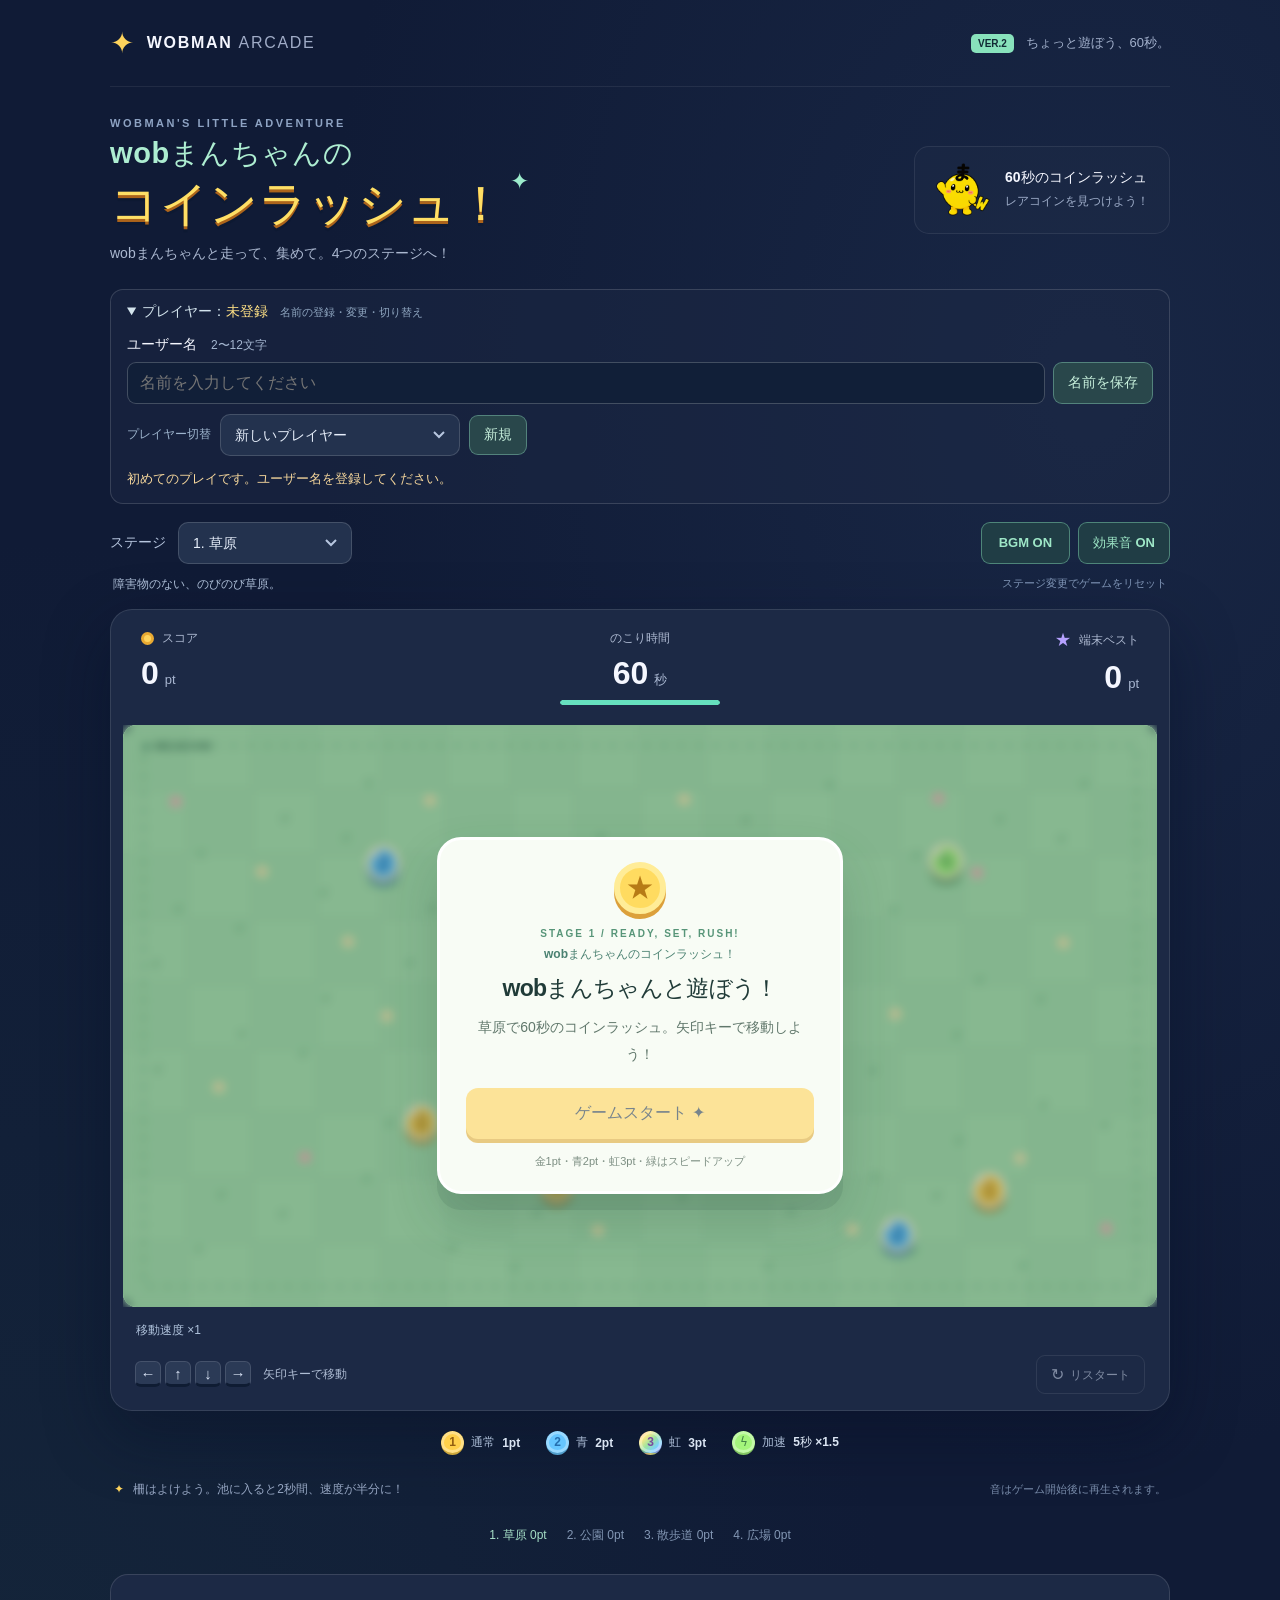
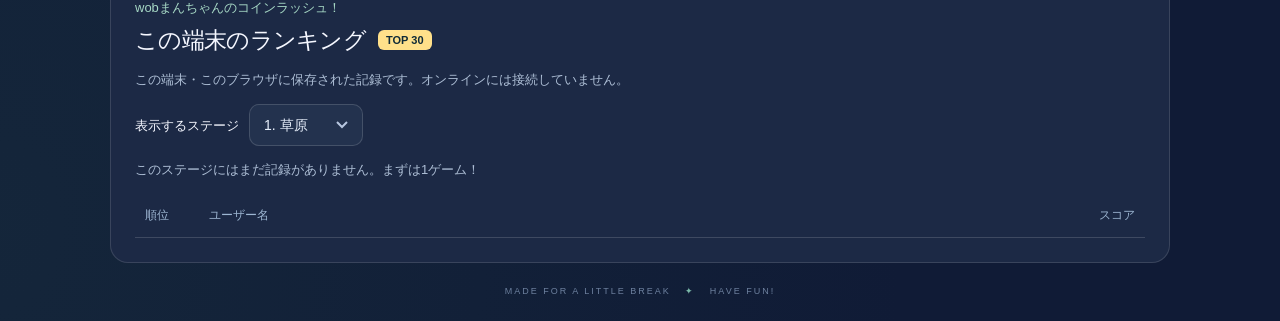
<file: index.html>
<!DOCTYPE html>
<html lang="ja">
<head>
  <meta charset="UTF-8">
  <meta name="viewport" content="width=device-width, initial-scale=1">
  <meta name="theme-color" content="#101b36">
  <meta name="description" content="wobまんちゃんのコインラッシュ！ 4つのステージで60秒のコイン集め。矢印キーやタッチボタンで遊ぼう。">
  <title>wobまんちゃんのコインラッシュ！</title>
  <link rel="icon" href="data:image/svg+xml,%3Csvg xmlns='http://www.w3.org/2000/svg' viewBox='0 0 48 48'%3E%3Ccircle cx='24' cy='24' r='21' fill='%23ffd24b'/%3E%3Ctext x='24' y='33' text-anchor='middle' font-size='30' fill='%239c5c13'%3E★%3C/text%3E%3C/svg%3E">
  <link rel="stylesheet" href="style.css">
  <script src="game-core.js" defer></script>
  <script src="audio.js" defer></script>
  <script src="ranking.js" defer></script>
  <script src="input.js" defer></script>
  <script src="script.js" defer></script>
</head>
<body>
  <main class="game-shell">
    <header class="header">
      <div class="brand"><span class="brand-icon" aria-hidden="true">✦</span><span>WOBMAN <span class="brand-light">ARCADE</span></span></div>
      <span class="edition"><span class="version-badge">VER.2</span> ちょっと遊ぼう、60秒。</span>
    </header>

    <section class="heading" aria-labelledby="game-title">
      <div class="title-block"><p class="eyebrow">WOBMAN'S LITTLE ADVENTURE</p><h1 id="game-title" aria-label="wobまんちゃんのコインラッシュ！"><span class="title-character">wobまんちゃんの</span><span class="title-rush">コインラッシュ！<span class="title-spark" aria-hidden="true">✦</span></span></h1><p class="intro">wobまんちゃんと走って、集めて。4つのステージへ！</p></div>
      <div class="challenge"><img src="assets/wobman.png" alt="wobまんちゃん" width="56" height="56"><div><strong>60秒のコインラッシュ</strong><span>レアコインを見つけよう！</span></div></div>
    </section>

    <details class="player-panel" id="player-panel" open>
      <summary>プレイヤー：<span id="player-name">未登録</span><span class="profile-edit-hint">名前の登録・変更・切り替え</span></summary>
      <form id="profile-form" novalidate>
        <label for="username">ユーザー名 <span>2〜12文字</span></label>
        <div class="profile-input-row"><input id="username" name="username" type="text" autocomplete="nickname" aria-describedby="profile-message" placeholder="名前を入力してください" required><button type="submit" id="save-profile">名前を保存</button></div>
      </form>
      <div class="profile-switch-row"><label for="player-select">プレイヤー切替</label><select id="player-select"><option value="">新しいプレイヤー</option></select><button id="new-player" type="button">新規</button></div>
      <p id="profile-message" role="status"></p>
    </details>
    <p id="storage-notice" class="notice" role="status"></p>

    <div class="game-settings">
      <div class="stage-picker"><label for="stage-select">ステージ</label><select id="stage-select">
        <option value="0">1. 草原</option><option value="1">2. 公園 ─ 柵あり</option><option value="2">3. 散歩道 ─ 池あり</option><option value="3">4. 広場 ─ 柵と池</option>
      </select></div>
      <div class="audio-controls" aria-label="サウンド設定"><button type="button" id="bgm-button" aria-pressed="true">BGM ON</button><button type="button" id="sfx-button" aria-pressed="true">効果音 ON</button></div>
    </div>
    <p class="stage-description"><span id="stage-description"></span><span class="stage-reset-hint">ステージ変更でゲームをリセット</span></p>
    <p id="asset-status" class="notice" role="status">キャラクター画像を読み込んでいます…</p>
    <p id="audio-notice" class="notice" role="status"></p>

    <section class="game" id="game" aria-label="wobまんちゃんのコインラッシュ！">
      <div class="dashboard">
        <div class="stat"><span class="stat-label"><span class="coin-dot" aria-hidden="true"></span>スコア</span><strong id="score">0<span>pt</span></strong></div>
        <div class="stat timer-stat" id="timer-stat"><span class="stat-label">のこり時間</span><strong><span id="time">60</span><span>秒</span></strong><div class="time-track" aria-hidden="true"><div id="time-bar"></div></div></div>
        <div class="stat best-stat"><span class="stat-label"><span class="best-star" aria-hidden="true">★</span><span id="best-stage">草原のベスト</span></span><strong id="best">0<span>pt</span></strong></div>
      </div>

      <div class="playfield" id="playfield">
        <canvas id="game-canvas" width="960" height="540" tabindex="0" aria-label="PCでは矢印キー、スマートフォンではフィールド内のドラッグでwobまんちゃんを動かします。指を離すと停止します。制限時間は60秒です。"></canvas>
        <div class="field-label" aria-hidden="true"><span></span><span id="field-name">MEADOW</span></div>
        <div class="drag-field-hint" aria-hidden="true">ここをタッチして、行きたい方向へドラッグ</div>
        <div class="overlay" id="overlay">
          <div class="overlay-card">
            <div class="hero-coin" aria-hidden="true">★</div>
            <p class="eyebrow" id="overlay-kicker">READY, SET, RUSH!</p>
            <p class="overlay-game-name">wobまんちゃんのコインラッシュ！</p>
            <h2 id="overlay-title">wobまんちゃんと遊ぼう！</h2>
            <p id="overlay-description">矢印キーで移動して、コインをゲット。<br>60秒で何枚あつめられるかな？</p>
            <p class="final-score" id="final-score" hidden><strong id="final-score-value">0</strong><span>ポイント</span></p>
            <p class="result-message" id="result-message" hidden></p>
            <button class="primary-button" id="start-button" type="button" disabled>ゲームスタート <span aria-hidden="true">✦</span></button>
            <p id="save-status" role="status" hidden></p>
            <button id="view-ranking" class="view-ranking" type="button" hidden>ランキングを見る</button>
            <span class="overlay-hint" id="overlay-hint">準備ができたら、スタート！</span>
          </div>
        </div>
      </div>

      <div class="effect-bar" aria-label="現在の速度効果"><span id="speed-status">移動速度 ×1</span><span id="boost-status" class="effect boost" hidden></span><span id="slow-status" class="effect slow" hidden></span></div>
      <div class="game-footer">
        <div class="controls-guide keyboard-guide"><span class="key-group" aria-hidden="true"><kbd>←</kbd><kbd>↑</kbd><kbd>↓</kbd><kbd>→</kbd></span><span>矢印キーで移動</span></div>
        <div class="controls-guide drag-guide"><span aria-hidden="true">◎</span><span>ドラッグで移動・離すと停止</span></div>
        <button class="restart-button" id="restart-button" type="button"><span aria-hidden="true">↻</span> リスタート</button>
      </div>
    </section>

    <div class="coin-legend" aria-label="コインの種類">
      <span><i class="legend-coin normal">1</i> 通常 <strong>1pt</strong></span><span><i class="legend-coin blue">2</i> 青 <strong>2pt</strong></span><span><i class="legend-coin rainbow">3</i> 虹 <strong>3pt</strong></span><span><i class="legend-coin speed">ϟ</i> 加速 <strong>5秒 ×1.5</strong></span>
    </div>
    <div class="below-game"><p><span aria-hidden="true">✦</span> 柵はよけよう。池に入ると2秒間、速度が半分に！</p><span>音はゲーム開始後に再生されます。</span></div>
    <div id="stage-records" class="stage-records" aria-label="ステージ別最高記録"></div>
    <section id="ranking" class="ranking-panel" aria-labelledby="ranking-title" tabindex="-1">
      <p class="ranking-game-name">wobまんちゃんのコインラッシュ！</p>
      <div class="ranking-heading"><h2 id="ranking-title">この端末のランキング</h2><span class="ranking-badge">TOP 30</span></div>
      <p class="ranking-local-note">この端末・このブラウザに保存された記録です。オンラインには接続していません。</p>
      <label for="ranking-stage">表示するステージ</label><select id="ranking-stage"><option value="meadow">1. 草原</option><option value="park">2. 公園</option><option value="pond">3. 散歩道</option><option value="plaza">4. 広場</option></select>
      <p id="ranking-message" role="status"></p>
      <table class="ranking-table"><caption class="sr-only">ステージ別の上位30人。自己ベストのみ、同点は先に記録した人を上位に表示します。</caption><thead><tr><th scope="col">順位</th><th scope="col">ユーザー名</th><th scope="col">スコア</th></tr></thead><tbody id="ranking-body"></tbody></table>
    </section>
    <p id="announcement" class="sr-only" role="status" aria-live="polite"></p>
    <footer class="page-footer">MADE FOR A LITTLE BREAK <span aria-hidden="true">✦</span> HAVE FUN!</footer>
  </main>
</body>
</html>
</file>
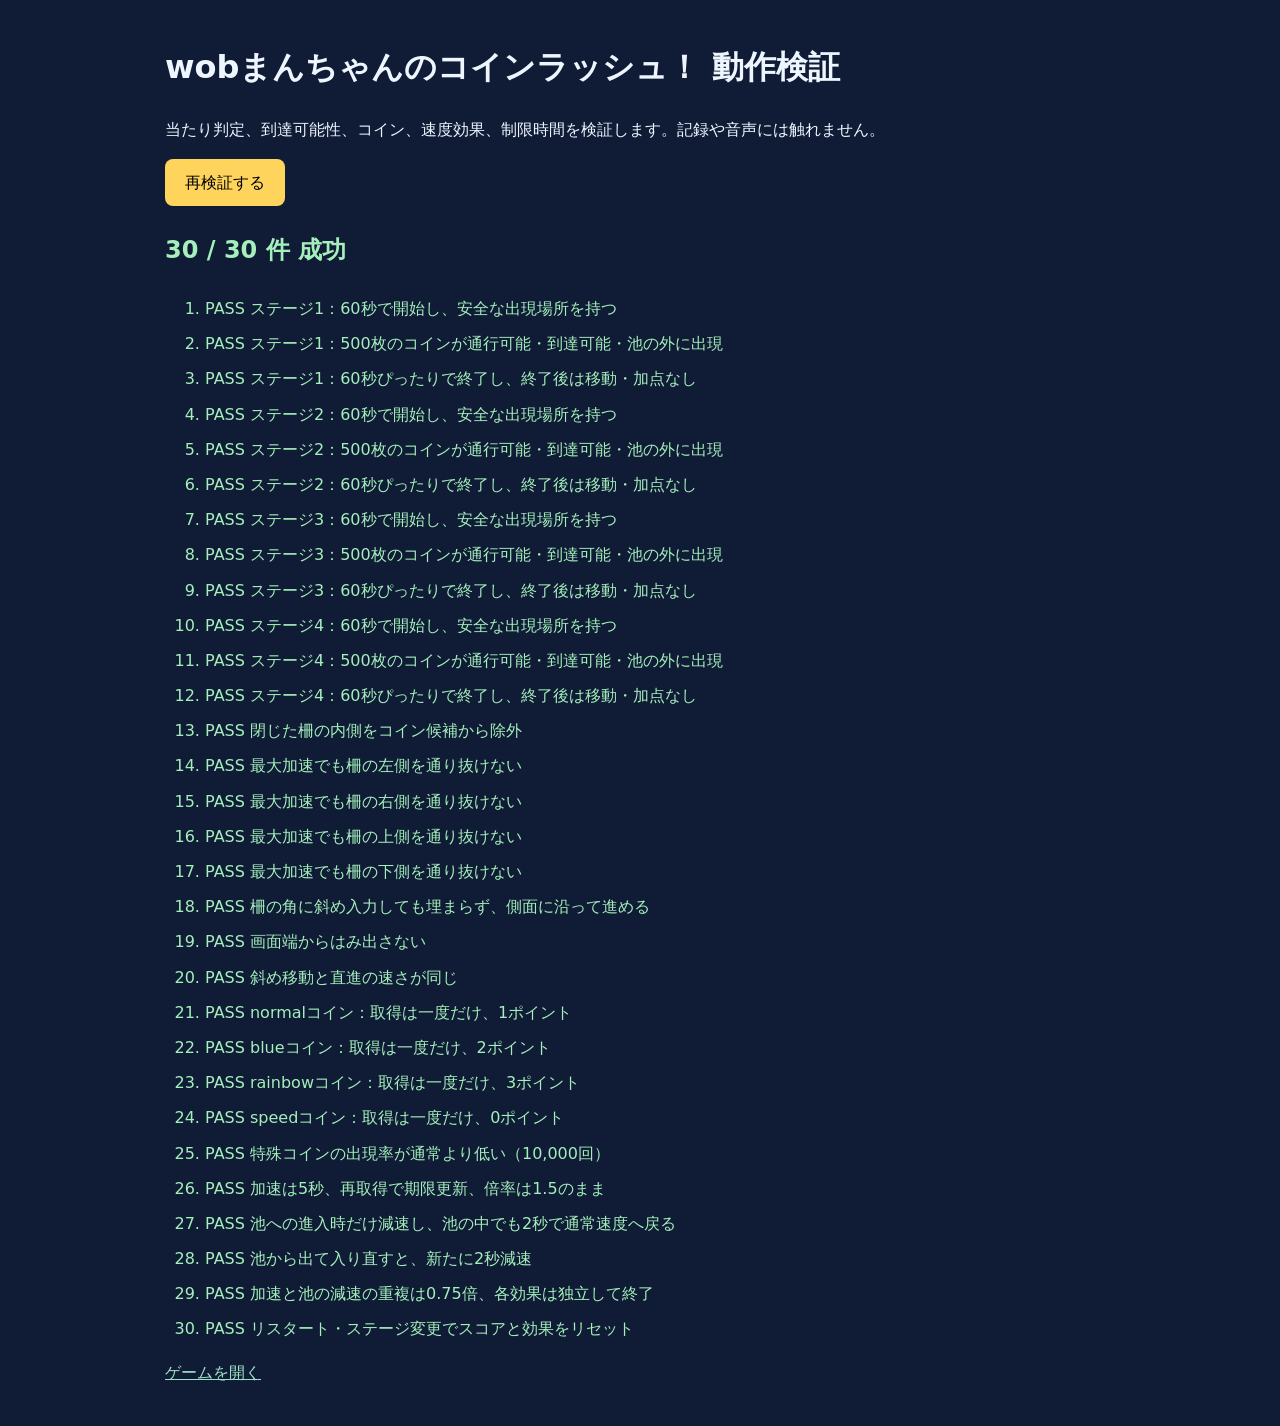
<file: tests/index.html>
﻿<!DOCTYPE html>
<html lang="ja">
<head><meta charset="UTF-8"><meta name="viewport" content="width=device-width, initial-scale=1"><title>wobまんちゃんのコインラッシュ！ 動作検証</title>
<style>body{font:16px/1.7 system-ui,sans-serif;background:#101b36;color:#edf5ff;max-width:950px;margin:40px auto;padding:0 24px}a{color:#9ee3c5}button{font:inherit;padding:10px 20px;border:0;border-radius:8px;background:#ffd45c;cursor:pointer}.pass{color:#a4efbb}.fail{color:#ff9ba6}li{margin:8px 0}#summary{font-size:24px;font-weight:bold}</style>
<script src="../game-core.js" defer></script><script src="rules.test.js" defer></script>
</head>
<body><h1>wobまんちゃんのコインラッシュ！ 動作検証</h1><p>当たり判定、到達可能性、コイン、速度効果、制限時間を検証します。記録や音声には触れません。</p><button id="run" type="button">再検証する</button><p id="summary" role="status"></p><ol id="results"></ol><p><a href="../index.html">ゲームを開く</a></p></body>
</html>
</file>
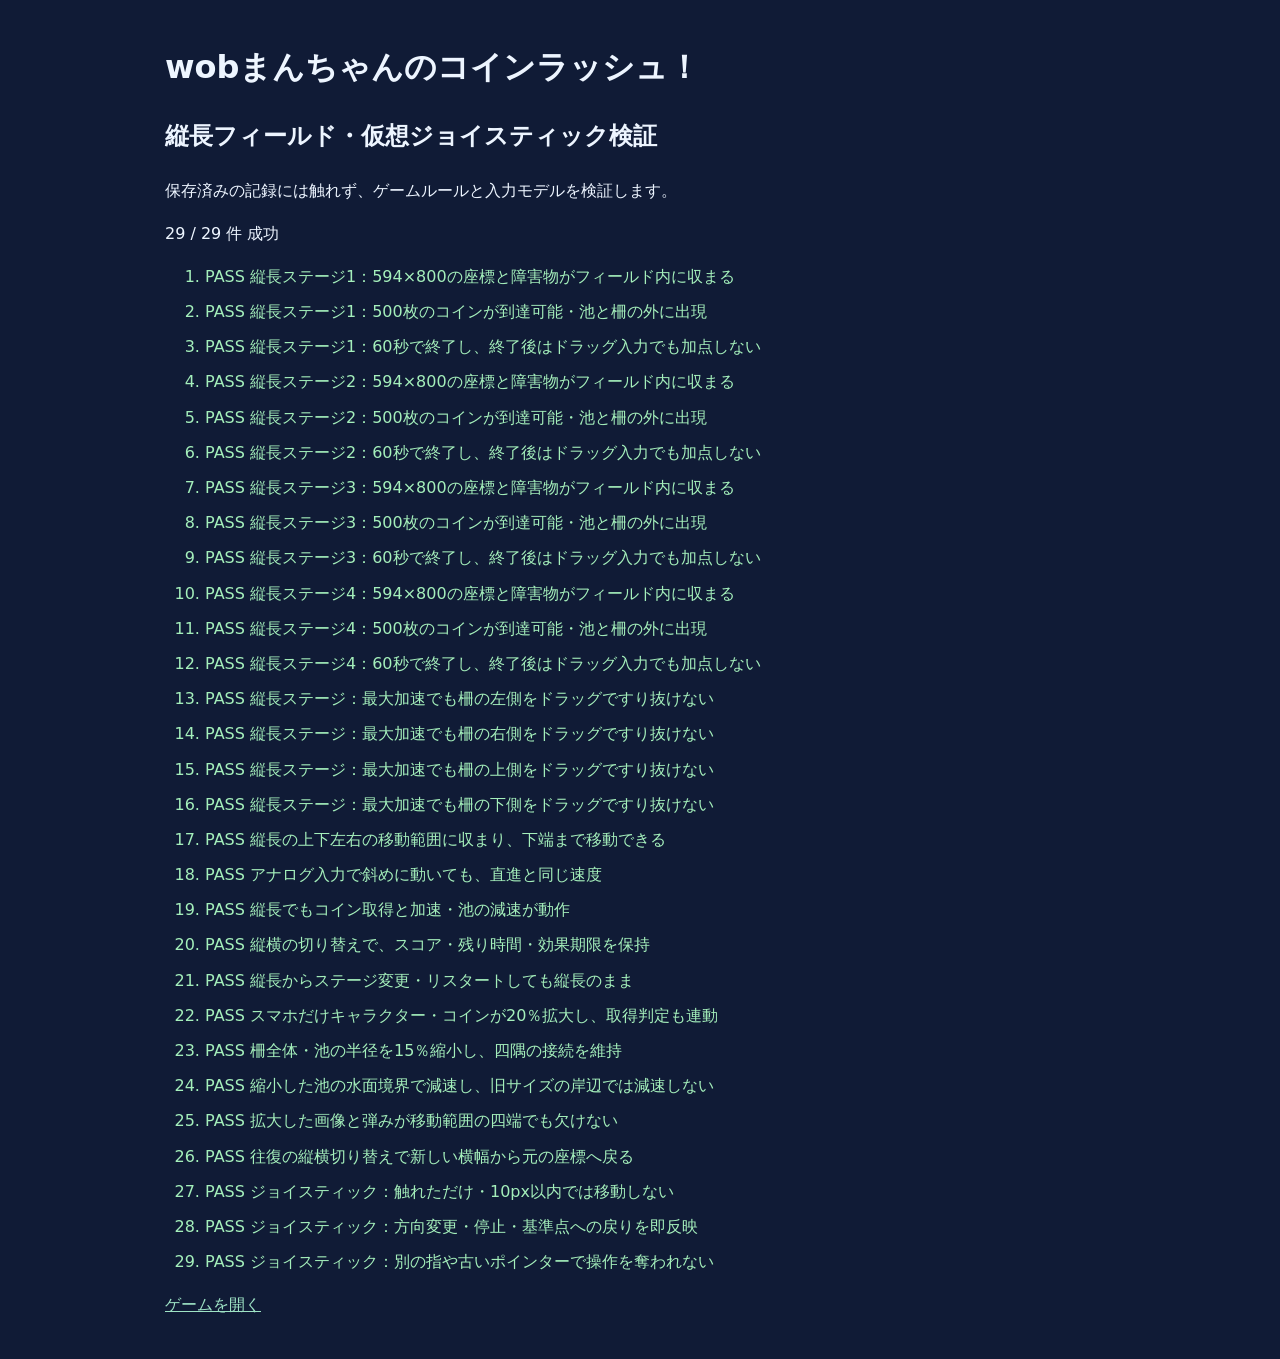
<file: tests/mobile.html>
<!DOCTYPE html>
<html lang="ja"><head><meta charset="UTF-8"><meta name="viewport" content="width=device-width, initial-scale=1"><title>wobまんちゃんのコインラッシュ！ 縦長フィールド・入力検証</title>
<style>body{font:16px/1.7 system-ui,sans-serif;background:#101b36;color:#edf5ff;max-width:950px;margin:40px auto;padding:0 24px}a{color:#9ee3c5}.pass{color:#a4efbb}.fail{color:#ff9ba6}li{margin:8px 0}</style>
<script src="../game-core.js" defer></script><script src="../input.js" defer></script><script src="mobile.test.js" defer></script></head>
<body><h1>wobまんちゃんのコインラッシュ！</h1><h2>縦長フィールド・仮想ジョイスティック検証</h2><p>保存済みの記録には触れず、ゲームルールと入力モデルを検証します。</p><p id="summary" role="status"></p><ol id="results"></ol><a href="../index.html">ゲームを開く</a></body></html>
</file>
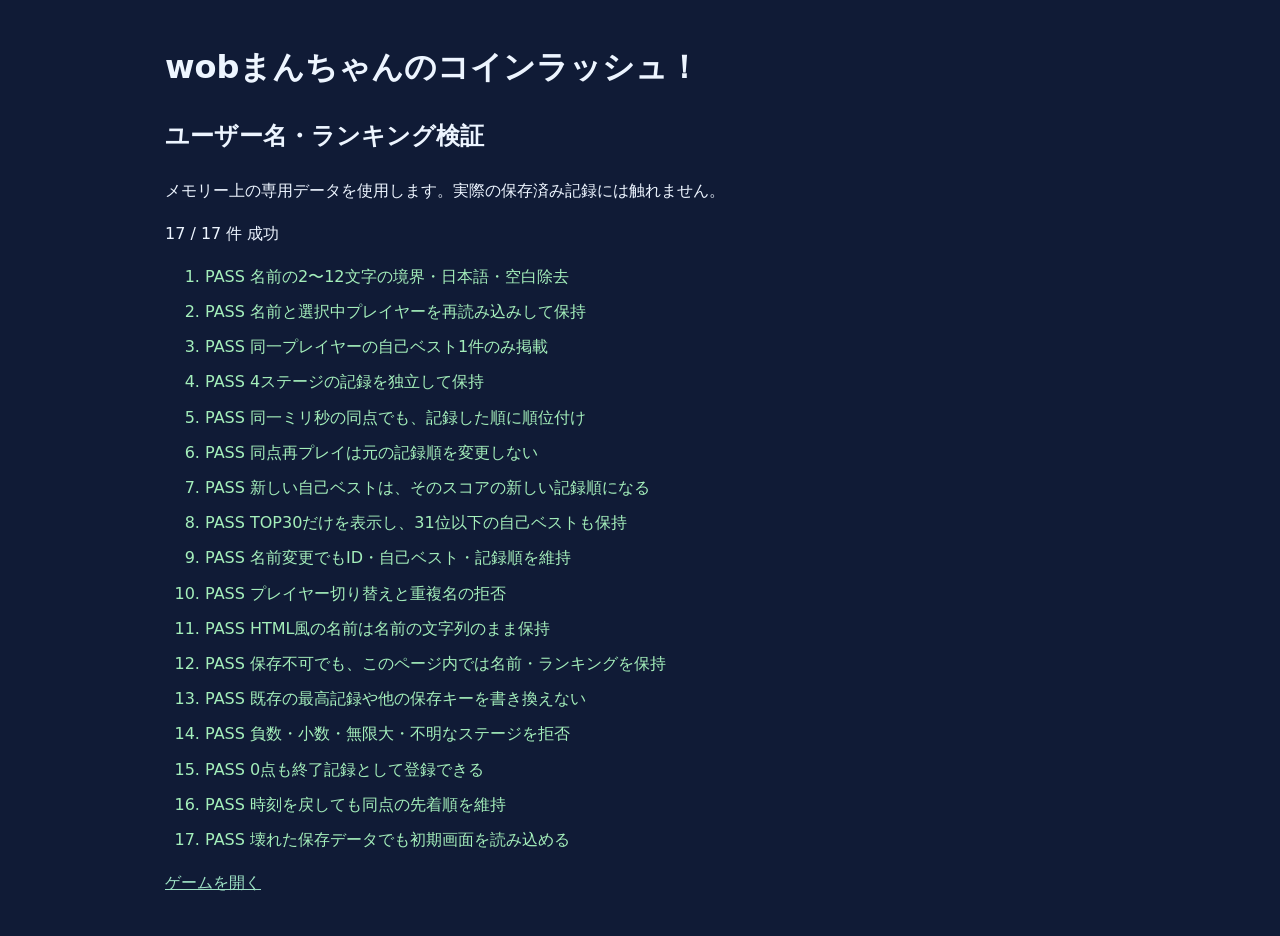
<file: tests/ranking.html>
<!DOCTYPE html>
<html lang="ja"><head><meta charset="UTF-8"><meta name="viewport" content="width=device-width, initial-scale=1"><title>wobまんちゃんのコインラッシュ！ ランキング検証</title>
<style>body{font:16px/1.7 system-ui,sans-serif;background:#101b36;color:#edf5ff;max-width:950px;margin:40px auto;padding:0 24px}a{color:#9ee3c5}.pass{color:#a4efbb}.fail{color:#ff9ba6}li{margin:8px 0}</style><script src="../ranking.js" defer></script><script src="ranking.test.js" defer></script></head>
<body><h1>wobまんちゃんのコインラッシュ！</h1><h2>ユーザー名・ランキング検証</h2><p>メモリー上の専用データを使用します。実際の保存済み記録には触れません。</p><p id="summary" role="status"></p><ol id="results"></ol><a href="../index.html">ゲームを開く</a></body></html>
</file>
<file: style.css>
﻿:root {
  color-scheme: dark;
  font-family: "Segoe UI", "Hiragino Kaku Gothic ProN", "Yu Gothic", sans-serif;
  color: #f5f7ff;
  background: #101b36;
  font-synthesis: none;
}
* { box-sizing: border-box; }
body { margin: 0; min-width: 0; background: radial-gradient(ellipse at 85% 20%, #25385b66, transparent 50%), radial-gradient(ellipse at 0 95%, #20434644, transparent 50%); }
button { font: inherit; cursor: pointer; -webkit-tap-highlight-color: transparent; }
button:focus-visible, canvas:focus-visible { outline: 3px solid #ffd45c; outline-offset: 5px; }
button { transition: transform .15s, background .15s; }
button:hover { transform: translateY(-2px); }
button:active { transform: translateY(1px); }
.game-shell { width: min(1060px, calc(100% - 64px)); margin: 0 auto; }
.header { display: flex; align-items: center; justify-content: space-between; padding: 26px 0; border-bottom: 1px solid #ffffff12; }
.brand { display: flex; align-items: center; gap: 11px; font-size: 16px; font-weight: 900; letter-spacing: 1.7px; }
.brand-icon { color: #ffd45c; font-size: 29px; }
.brand-light { color: #a0acc7; font-weight: 500; }
.edition { font-size: 13px; color: #a2b0cb; }
.heading { display: flex; justify-content: space-between; align-items: center; gap: 20px; padding: 30px 0 26px; }
.eyebrow { color: #8ea3c3; font-size: 11px; letter-spacing: 2.5px; font-weight: 800; margin: 0 0 7px; }
h1 { font-size: clamp(38px, 5.5vw, 58px); line-height: 1.05; margin: 0; letter-spacing: -2px; font-weight: 950; }
h1 span { color: #ffd45c; }
.intro { color: #abb8d0; font-size: 14px; margin: 12px 0 0; }
.challenge { display: flex; align-items: center; gap: 14px; padding: 15px 20px; border: 1px solid #ffffff14; border-radius: 15px; background: #ffffff04; }
.challenge > span { font-size: 38px; color: #ffd45c; }
.challenge strong, .challenge div > span { display: block; }
.challenge strong { font-size: 14px; margin-bottom: 6px; }
.challenge div > span { color: #9dacc8; font-size: 12px; }
.game { overflow: hidden; border: 1px solid #ffffff1c; border-radius: 22px; background: #1c2945; box-shadow: 0 24px 65px #040c2266; }
.dashboard { display: grid; grid-template-columns: 1fr 1fr 1fr; padding: 20px 30px; gap: 26px; }
.stat { display: flex; flex-direction: column; align-items: flex-start; }
.stat-label { display: flex; align-items: center; gap: 8px; color: #acb8d0; font-size: 12px; font-weight: 700; }
.stat > strong { font-size: 32px; line-height: 1.2; margin-top: 7px; font-variant-numeric: tabular-nums; }
.stat strong > span:not(#time) { font-size: 13px; color: #a8b6d0; margin-left: 6px; font-weight: 500; }
.coin-dot { width: 13px; height: 13px; background: #ffd45c; border: 3px solid #e9aa32; border-radius: 50%; }
.best-star { color: #b6a2ff; font-size: 16px; }
.timer-stat { align-items: center; }
.best-stat { align-items: flex-end; }
.time-track { height: 5px; width: min(100%, 160px); background: #101b36; border-radius: 5px; margin-top: 8px; overflow: hidden; }
#time-bar { height: 100%; width: 100%; background: #66e0be; border-radius: 5px; transition: width .2s linear; }
.urgent #time-bar { background: #ff7a8b; }
.urgent #time { color: #ff8b9b; }
.playfield { position: relative; margin: 0 12px; border-radius: 14px; overflow: hidden; background: #a8e4ae; aspect-ratio: 16 / 9; min-height: 400px; }
canvas { display: block; width: 100%; height: 100%; touch-action: none; object-fit: contain; background: #a8dfab; }
.field-label { position: absolute; left: 20px; top: 16px; color: #34694c; font-size: 10px; letter-spacing: 1.8px; font-weight: 800; pointer-events: none; display: flex; align-items: center; gap: 6px; }
.field-label > span:first-child { height: 6px; width: 6px; border-radius: 50%; background: #458563; }
.overlay { position: absolute; inset: 0; display: grid; place-items: center; padding: 16px; background: #183e3944; backdrop-filter: blur(5px); }
.overlay[hidden], [hidden] { display: none !important; }
.overlay-card { text-align: center; background: #f8fcf5; color: #203b38; padding: 26px 38px 22px; width: min(100%, 406px); border-radius: 24px; border: 3px solid #fff; box-shadow: 0 16px 0 #28534420, 0 25px 50px #214c3d33; }
.hero-coin { width: 62px; height: 62px; display: grid; place-items: center; margin: 0 auto 16px; color: #b77b16; background: #ffdb60; border: 6px solid #ffec97; border-radius: 50%; box-shadow: 0 5px 0 #dca03b; font-size: 32px; }
.overlay .eyebrow { color: #579578; font-size: 10px; letter-spacing: 2px; }
h2 { font-size: 25px; letter-spacing: -.7px; margin: 10px 0; }
#overlay-description { font-size: 14px; line-height: 1.9; color: #60776b; margin: 0 0 21px; }
.primary-button { border: 0; border-radius: 12px; color: #233548; background: #ffd45c; width: 100%; font-size: 16px; font-weight: 800; padding: 15px 20px; box-shadow: 0 4px 0 #dfaa36; }
.primary-button:hover { background: #ffdf7b; }
.primary-button span { margin-left: 12px; }
.overlay-hint { display: block; font-size: 11px; color: #7c8e82; margin-top: 15px; }
.final-score { margin: 10px 0 5px; }
.final-score strong { font-size: 66px; line-height: 1; color: #248c71; font-variant-numeric: tabular-nums; }
.final-score span { font-size: 13px; margin-left: 8px; color: #60776b; }
.result-message { font-size: 13px; color: #57816f; margin: 8px 0 20px; }
.is-result .hero-coin { display: none; }
.is-result .overlay-card { padding-top: 20px; padding-bottom: 20px; }
.is-result #overlay-description { margin-bottom: 12px; }
.game-footer { display: flex; justify-content: space-between; gap: 12px; align-items: center; padding: 16px 24px; }
.controls-guide { display: flex; gap: 12px; align-items: center; font-size: 12px; color: #afbdd4; }
.key-group { display: flex; gap: 4px; }
kbd { display: inline-grid; place-items: center; width: 26px; height: 26px; background: #2b3a56; border: 1px solid #ffffff20; border-bottom: 3px solid #0f1c33; border-radius: 6px; color: #dce6f8; font-family: inherit; font-size: 15px; }
.restart-button { background: transparent; color: #c1cce0; border: 1px solid #ffffff26; padding: 9px 14px; border-radius: 9px; font-size: 12px; }
.restart-button:hover { background: #ffffff0a; }
.restart-button span { font-size: 16px; vertical-align: -1px; margin-right: 3px; }
.below-game { display: flex; align-items: center; justify-content: space-between; font-size: 12px; color: #95a5c1; gap: 14px; margin: 5px 4px; }
.below-game p > span { color: #ffd45c; margin-right: 6px; }
.below-game > span { color: #788ba9; font-size: 11px; }
.page-footer { padding: 23px 0 25px; text-align: center; color: #6d809e; font-size: 9px; letter-spacing: 2px; }
.page-footer span { color: #7cbaaa; padding: 0 10px; }
.sr-only { position: absolute; width: 1px; height: 1px; margin: -1px; overflow: hidden; clip-path: inset(50%); white-space: nowrap; }
@media (max-width: 650px) {
  .game-shell { width: calc(100% - 24px); }
  .header { padding: 16px 4px; }
  .brand { font-size: 12px; gap: 7px; }
  .edition { font-size: 10px; }
  .heading { padding: 24px 5px 20px; }
  .challenge { display: none; }
  .intro { font-size: 12px; }
  .game { border-radius: 16px; }
  .dashboard { padding: 16px; gap: 12px; }
  .stat > strong { font-size: 26px; }
  .stat-label { font-size: 10px; }
  .playfield { margin: 0 7px; aspect-ratio: 4 / 5; }
  .field-label { font-size: 8px; left: 12px; }
  .overlay-card { padding: 24px 16px; }
  h2 { font-size: 22px; }
  .game-footer { padding: 13px 12px; }
  .controls-guide { gap: 7px; font-size: 10px; }
  kbd { width: 20px; height: 24px; font-size: 12px; }
  .restart-button { padding: 9px; font-size: 11px; }
  .below-game { font-size: 11px; }
  .below-game > span { display: none; }
  .page-footer { font-size: 8px; letter-spacing: 1px; }
}
@media (prefers-reduced-motion: reduce) {
  button, #time-bar { transition: none; }
}

/* Ver.2：既存の配色を引き継ぐステージ・サウンド・効果表示 */
.version-badge { color: #112a35; background: #88e2bc; border-radius: 5px; padding: 4px 7px; font-size: 10px; font-weight: 800; margin-right: 8px; }
.challenge img { object-fit: contain; }
.game-settings { display: flex; align-items: center; justify-content: space-between; gap: 14px; }
.stage-picker { display: flex; align-items: center; gap: 12px; }
.stage-picker label { font-size: 14px; font-weight: 700; color: #b7c6df; }
select { font: inherit; font-size: 14px; border: 1px solid #ffffff26; border-radius: 10px; color: #e6eefa; background: #23324e; padding: 12px 40px 12px 14px; appearance: none; background-image: url("data:image/svg+xml,%3Csvg xmlns='http://www.w3.org/2000/svg' width='12' height='8'%3E%3Cpath d='m1 1 5 5 5-5' fill='none' stroke='%23b7c6df' stroke-width='2'/%3E%3C/svg%3E"); background-repeat: no-repeat; background-position: right 14px center; cursor: pointer; }
select:focus-visible { outline: 3px solid #ffd45c; outline-offset: 3px; }
.audio-controls { display: flex; gap: 8px; }
.audio-controls button { border: 1px solid #ffffff26; color: #c2ccdf; background: #1c2945; border-radius: 9px; padding: 11px 14px; font-size: 13px; font-weight: 700; min-width: 89px; }
.audio-controls button[aria-pressed="true"] { border-color: #88e2bc70; color: #9ee7c7; background: #203d45; }
button:disabled { cursor: wait; opacity: .6; transform: none; }
.audio-controls button:disabled { cursor: default; }
.stage-description { display: flex; justify-content: space-between; gap: 10px; font-size: 12px; color: #a9bad3; margin: 12px 3px 16px; }
.stage-reset-hint { color: #7f94b5; font-size: 11px; }
.notice { font-size: 13px; color: #ffe39d; line-height: 1.7; margin: 8px 3px 12px; }
.notice:empty { display: none; }
.overlay-card { padding: 22px 27px; }
.overlay-card h2 { font-size: clamp(19px, 2.5vw, 23px); }
.overlay-card .hero-coin { width: 52px; height: 52px; font-size: 28px; margin-bottom: 14px; }
.overlay { overflow-y: auto; }
.effect-bar { min-height: 36px; padding: 12px 25px 0; display: flex; align-items: center; flex-wrap: wrap; gap: 9px; font-size: 12px; }
#speed-status { font-variant-numeric: tabular-nums; color: #b0c3dc; margin-right: auto; }
.effect { padding: 4px 9px; border-radius: 6px; font-variant-numeric: tabular-nums; }
.boost { color: #b9f494; background: #36543d; }
.slow { color: #a5deff; background: #2a455e; }
.game-footer { padding-top: 12px; }
.coin-legend { display: flex; flex-wrap: wrap; gap: 12px 26px; justify-content: center; padding: 20px 8px 9px; }
.coin-legend > span { display: flex; align-items: center; gap: 7px; color: #a9bad3; font-size: 12px; }
.coin-legend strong { color: #dbe5f3; font-weight: 600; }
.legend-coin { display: grid; place-items: center; width: 23px; height: 24px; border-radius: 50%; font-style: normal; font-weight: 900; font-size: 12px; box-shadow: inset 0 0 0 3px #fff5; border-bottom: 2px solid #0003; }
.normal { background: #ffd04b; color: #915e10; }
.blue { background: #66c6ff; color: #246eae; }
.rainbow { background: linear-gradient(135deg, #ff9ba6, #ffe883, #9de4a1, #79cfff, #c7a0ff); color: #794a9f; }
.speed { background: #a4f57c; color: #448446; }
.stage-records { display: flex; justify-content: center; flex-wrap: wrap; gap: 8px 20px; color: #8397b4; padding: 12px 0 4px; font-size: 12px; }
.current-record { color: #a6dfc7; }
@media (max-width: 650px) {
  .game-settings { align-items: stretch; gap: 10px; flex-wrap: wrap; }
  .stage-picker { flex: 1; gap: 7px; }
  .stage-picker label { font-size: 12px; }
  select { flex: 1; min-width: 0; padding-left: 10px; font-size: 13px; }
  .audio-controls { margin-left: auto; }
  .audio-controls button { min-width: 75px; padding: 10px; font-size: 12px; }
  .stage-description { font-size: 11px; flex-wrap: wrap; }
  .stage-reset-hint { font-size: 10px; }
  .overlay-card { padding: 20px 14px; }
  .effect-bar { padding: 10px 12px 0; font-size: 11px; }
  .coin-legend { gap: 12px 17px; padding-top: 17px; }
  .coin-legend > span { font-size: 11px; gap: 5px; }
  .stage-records { gap: 8px 16px; font-size: 11px; }
}

/* 正式タイトル：日本語の区切りで2段にし、画像や保存キーには影響させません。 */
.title-block { min-width: 0; }
h1#game-title { margin: 0; letter-spacing: .01em; font-family: "Arial Rounded MT Bold", "Hiragino Maru Gothic ProN", "Yu Gothic", sans-serif; line-height: 1.18; animation: title-arrive .65s ease-out both; }
#game-title .title-character { display: block; color: #adedd1; font-size: clamp(20px, 3.5vw, 29px); margin-bottom: 6px; font-weight: 900; }
#game-title .title-rush { display: block; position: relative; width: fit-content; color: #ffdf65; font-size: clamp(27px, 6vw, 48px); white-space: nowrap; text-shadow: 0 3px 0 #ac641b, 0 6px 0 #07172b44; }
#game-title .title-spark { position: absolute; right: -24px; top: -8px; font-size: 23px; color: #9ceccc; text-shadow: none; animation: title-sparkle 2.7s ease-in-out infinite; }
@keyframes title-arrive { from { opacity: 0; transform: translateY(7px); } to { opacity: 1; transform: translateY(0); } }
@keyframes title-sparkle { 0%, 100% { transform: rotate(-10deg) scale(.85); } 50% { transform: rotate(10deg) scale(1.1); } }
.player-panel { border: 1px solid #ffffff25; border-radius: 13px; background: #1c294580; padding: 13px 16px; margin-bottom: 18px; }
.player-panel summary { cursor: pointer; font-size: 14px; color: #d3e4ed; overflow-wrap: anywhere; }
#player-name { color: #ffe185; font-weight: 800; }
.profile-edit-hint { color: #8fa6c0; margin-left: 12px; font-size: 11px; }
#profile-form { margin: 15px 0 10px; }
#profile-form label { display: block; font-size: 14px; margin-bottom: 8px; }
#profile-form label span { color: #a4b6d0; margin-left: 10px; font-size: 12px; }
.profile-input-row { display: flex; gap: 8px; }
input { font: inherit; font-size: 16px; color: #f5f7ff; background: #111f38; border: 1px solid #ffffff35; border-radius: 9px; padding: 11px 12px; min-width: 0; }
input:focus-visible { outline: 3px solid #ffd45c; outline-offset: 2px; }
input[aria-invalid="true"] { border-color: #ffb0bc; }
#username { flex: 1; }
.player-panel button, .view-ranking { border: 1px solid #83c5b278; border-radius: 9px; padding: 10px 14px; color: #c7f0dc; background: #29474b; font-size: 14px; }
.profile-switch-row { display: flex; align-items: center; gap: 9px; }
.profile-switch-row label { color: #9db4cd; font-size: 12px; }
#player-select { min-width: 0; max-width: 240px; flex: 1; }
#profile-message { font-size: 13px; color: #f6d79c; line-height: 1.6; margin-bottom: 0; }
.overlay-game-name { font-size: 12px; color: #4a8171; font-weight: 800; margin: 6px 0; overflow-wrap: anywhere; }
.overlay { display: flex; align-items: center; justify-content: center; }
.overlay-card { margin: auto; flex-shrink: 0; }
.is-result .final-score strong { font-size: 56px; }
#save-status { font-size: 11px; color: #477662; margin: 12px 0 5px; line-height: 1.5; }
.view-ranking { color: #356151; background: transparent; border-color: #94b6a4; padding: 8px 12px; font-size: 13px; }
.ranking-panel { margin: 26px 0 0; padding: 24px; border-radius: 18px; background: #1c2945; border: 1px solid #ffffff20; scroll-margin-top: 15px; }
.ranking-game-name { color: #a6d8c5; font-size: 13px; margin: 0 0 8px; overflow-wrap: anywhere; }
.ranking-heading { display: flex; flex-wrap: wrap; align-items: center; gap: 12px; }
.ranking-heading h2 { font-size: 23px; margin: 0; }
.ranking-badge { color: #102b37; background: #ffe08a; padding: 4px 8px; font-weight: 900; font-size: 11px; border-radius: 6px; }
.ranking-local-note, #ranking-message { font-size: 13px; color: #adbed5; line-height: 1.7; }
.ranking-panel label { margin-right: 10px; font-size: 13px; }
.ranking-table { border-collapse: collapse; width: 100%; table-layout: fixed; font-size: 14px; }
.ranking-table th { text-align: left; color: #9db6d2; font-size: 12px; font-weight: 600; }
.ranking-table th, .ranking-table td { padding: 13px 10px; border-bottom: 1px solid #ffffff14; overflow-wrap: anywhere; }
.ranking-table th:first-child { width: 64px; }
.ranking-table th:last-child { width: 95px; }
.ranking-table td:last-child, .ranking-table th:last-child { text-align: right; font-variant-numeric: tabular-nums; }
.ranking-table .my-ranking { background: #66d5ad14; color: #baf1d4; }
.ranking-table tbody tr:nth-child(-n+3) td:first-child { color: #ffe08a; font-weight: 900; }
.playfield { min-height: 450px; }
body.is-playing { overscroll-behavior-y: none; }
@media (max-width: 650px) {
  .heading { padding: 20px 4px; }
  .title-block { width: 100%; }
  #game-title .title-rush { font-size: clamp(27px, 7.3vw, 42px); }
  #game-title .title-character { font-size: clamp(21px, 5.5vw, 28px); }
  #game-title .title-spark { font-size: 18px; right: -18px; }
  .profile-edit-hint { display: block; margin: 6px 0 0 17px; }
  .player-panel { padding: 12px; }
  .profile-input-row { flex-wrap: wrap; }
  #username { width: 100%; flex-basis: 65%; }
  .profile-input-row button { padding: 10px; font-size: 12px; }
  .profile-switch-row { flex-wrap: wrap; }
  .profile-switch-row label { width: 100%; }
  .game { scroll-margin-top: 8px; }
  .playfield { aspect-ratio: 16 / 9; min-height: 450px; }
  .ranking-panel { padding: 18px 12px; }
  .ranking-heading h2 { font-size: 19px; }
  .ranking-table th, .ranking-table td { padding: 12px 6px; }
  .ranking-table th:first-child { width: 45px; }
  .ranking-table th:last-child { width: 76px; }
  .is-playing .header, .is-playing .player-panel, .is-playing .stage-description, .is-playing .intro,
  .is-playing .coin-legend, .is-playing .below-game, .is-playing .stage-records, .is-playing .ranking-panel, .is-playing .page-footer { display: none; }
  .is-playing .heading { padding: 10px 5px; }
  .is-playing .heading .eyebrow { display: none; }
  .is-playing #game-title .title-character { font-size: 14px; margin-bottom: 2px; }
  .is-playing #game-title .title-rush { font-size: 23px; }
  .is-playing .game-settings { margin-bottom: 10px; }
  .is-playing .game-settings select { padding-top: 8px; padding-bottom: 8px; }
  .is-playing .dashboard { padding: 10px 14px; }
  .is-playing .stat > strong { font-size: 26px; margin-top: 4px; }
  .is-playing .playfield { min-height: 0; }
  .is-playing canvas { height: auto; aspect-ratio: 16 / 9; }
  .is-playing .game-footer { padding-top: 8px; }
}
@media (prefers-reduced-motion: reduce) {
  h1#game-title, #game-title .title-spark { animation: none; }
}

/* フィールドの表示比率とゲームの論理座標を一致させます。 */
.game-shell, .game, .title-block, .game-settings, .stage-picker, .audio-controls { min-width: 0; }
.game .dashboard { grid-template-columns: repeat(3, minmax(0, 1fr)); }
.game .playfield { width: calc(100% - 24px); margin: 0 12px; min-height: 0; aspect-ratio: var(--field-aspect, 16 / 9); }
.playfield #game-canvas { position: absolute; inset: 0; display: block; width: 100%; height: 100%; aspect-ratio: auto; object-fit: fill; touch-action: none; user-select: none; -webkit-user-select: none; -webkit-touch-callout: none; }
/* Gridの最小幅を0にし、内容の長さでモーダルが親幅を押し広げるのを防ぎます。 */
.playfield .overlay { display: grid; grid-template-columns: minmax(0, 1fr); grid-template-rows: minmax(0, 1fr); place-items: center; padding: 12px; overflow: hidden; }
.playfield .overlay-card { width: 100%; max-width: 406px; min-width: 0; max-height: 100%; margin: 0; padding: 22px 26px; overflow-y: auto; overflow-x: hidden; overflow-wrap: anywhere; overscroll-behavior: contain; -webkit-overflow-scrolling: touch; }
.overlay-card > * { max-width: 100%; }
.overlay-card .primary-button { white-space: normal; }
.drag-guide, .drag-field-hint { display: none; }
.drag-field-hint { position: absolute; bottom: 14px; left: 50%; transform: translateX(-50%); max-width: calc(100% - 28px); width: max-content; padding: 7px 11px; border-radius: 20px; background: #17433199; color: #f4ffeb; font-size: 11px; line-height: 1.5; text-align: center; pointer-events: none; }
.is-dragging .drag-field-hint { visibility: hidden; }
@media (pointer: coarse) {
  .keyboard-guide { display: none; }
  .drag-guide { display: flex; }
  .is-playing .drag-field-hint { display: block; }
}
@media (max-width: 650px) {
  .game-shell { width: calc(100% - 20px); }
  .header { gap: 7px 12px; flex-wrap: wrap; }
  .game-settings { display: grid; grid-template-columns: minmax(0, 1fr) auto; gap: 8px; align-items: end; }
  .stage-picker { display: block; }
  .stage-picker label { display: block; margin-bottom: 4px; font-size: 11px; }
  .stage-picker select { width: 100%; max-width: 100%; min-width: 0; height: 38px; padding: 8px 27px 8px 9px; font-size: 14px; background-position: right 9px center; }
  .audio-controls { gap: 5px; margin: 0; }
  .audio-controls button { min-width: 0; height: 38px; padding: 8px 10px; font-size: 12px; }
  .game .playfield { width: calc(100% - 16px); margin: 0 8px; min-height: 0; }
  .playfield .overlay { padding: 10px; }
  .playfield .overlay-card { border-radius: 19px; padding: 19px 15px; }
  .overlay-card h2 { font-size: clamp(17px, 5vw, 22px); line-height: 1.45; }
  .overlay-game-name { font-size: 11px; line-height: 1.6; }
  #overlay-description { font-size: 13px; line-height: 1.8; margin-bottom: 16px; }
  .primary-button { padding: 13px 10px; }
  .keyboard-guide { display: none; }
  .drag-guide { display: flex; font-size: 11px; gap: 6px; }
  .game-footer .controls-guide { min-width: 0; flex: 1; }
  .game-footer .restart-button { flex-shrink: 0; }
  .is-playing .drag-field-hint { display: block; }
  .game-footer { padding: 10px 12px 13px; }
  .restart-button { white-space: nowrap; }
  .effect-bar { min-height: 32px; padding-top: 8px; }
  .portrait-layout.is-playing .heading { display: none; }
  .portrait-layout.is-playing .game-shell { padding-top: 10px; }
  .portrait-layout .game-shell { width: calc(100% - 4px); }
  .portrait-layout .game .playfield { width: min(calc(100% - 4px), calc((100vh - 220px) * .7425)); width: min(calc(100% - 4px), calc((100svh - 220px) * .7425)); margin-inline: auto; }
  .portrait-layout .game .dashboard { padding: 8px 12px; gap: 8px; }
  .portrait-layout .game .stat > strong { font-size: 26px; margin-top: 4px; }
  .portrait-layout .game .stat-label { font-size: 11px; }
  .portrait-layout .game .best-star { display: none; }
  .portrait-layout .game .field-label { top: 12px; left: 12px; font-size: 9px; }
  .portrait-layout .game .time-track { margin-top: 7px; }
}
</file>
